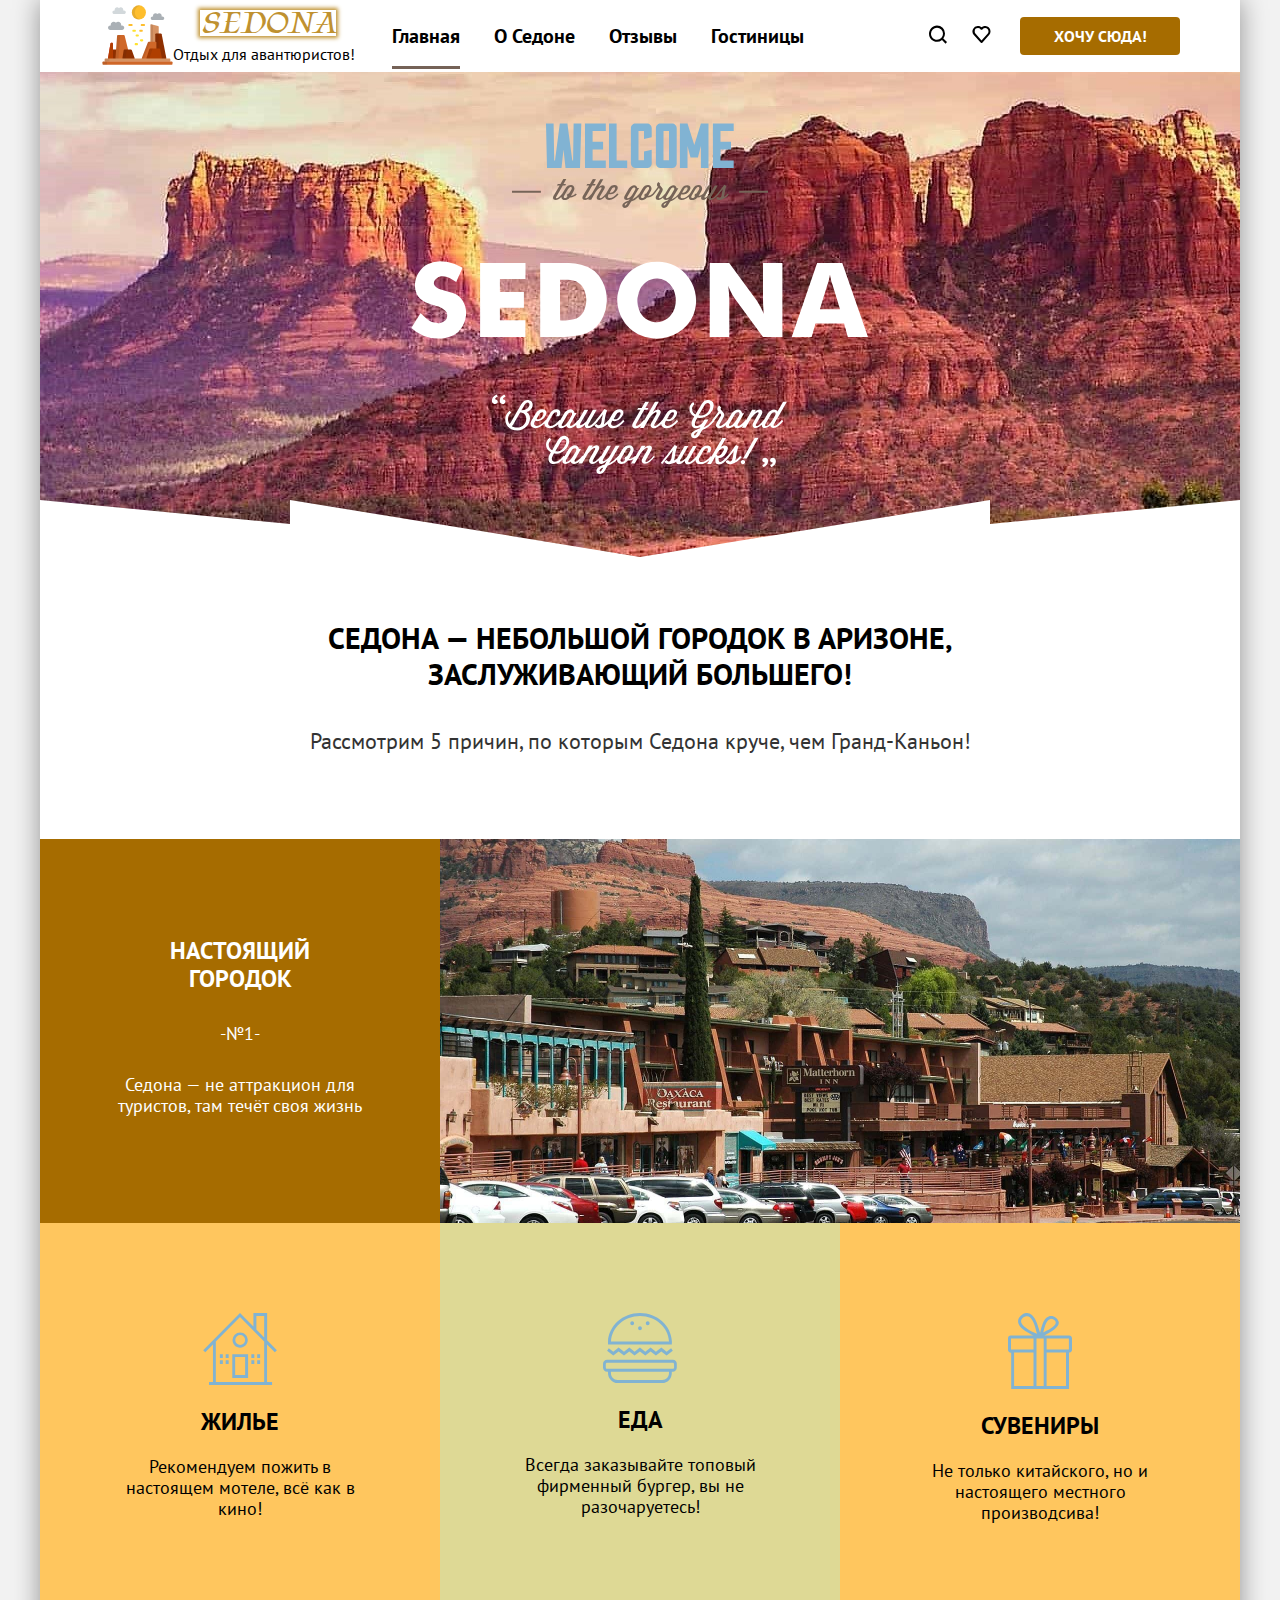
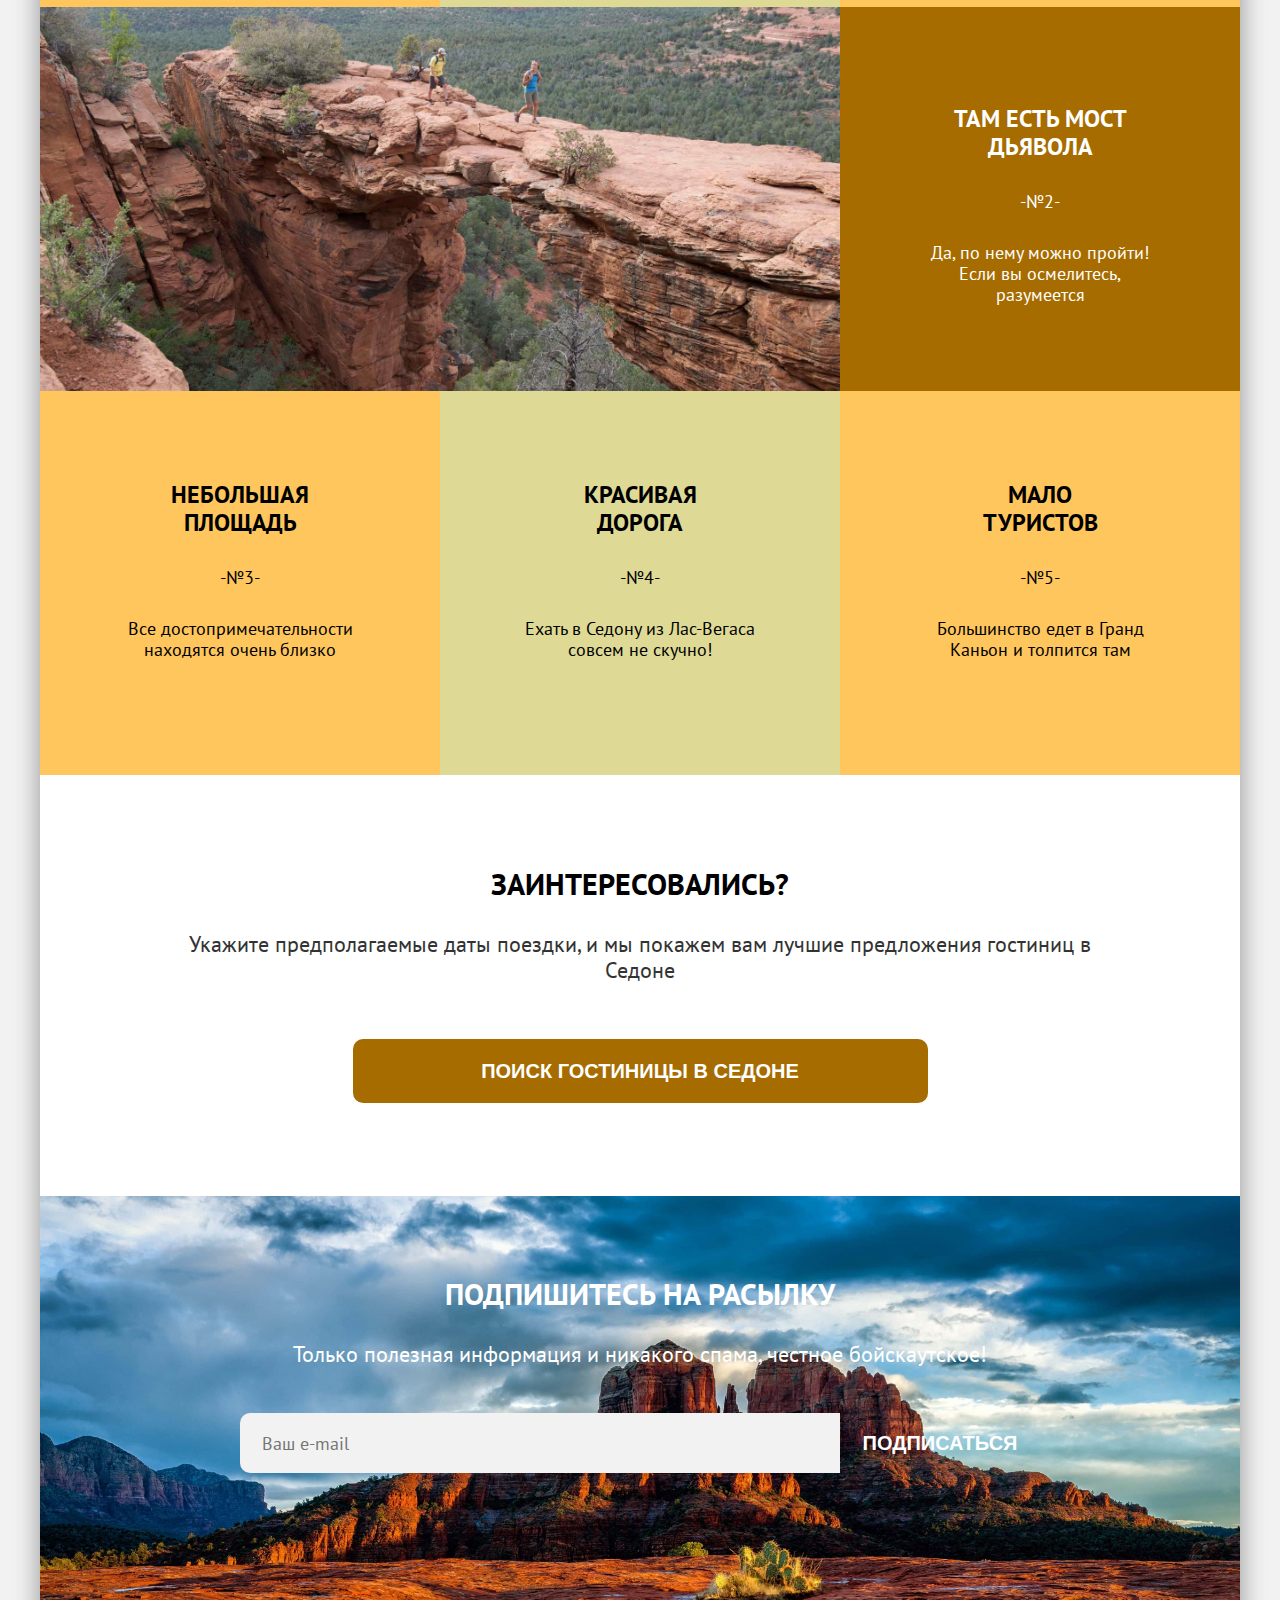
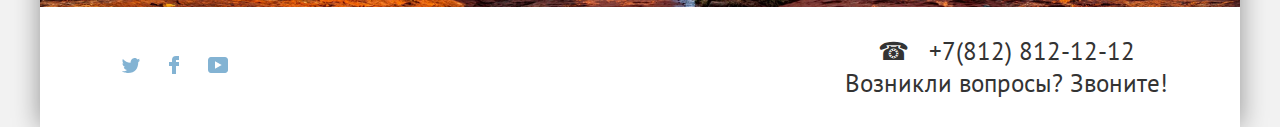
<file: index.html>
<!DOCTYPE html>
<html lang="ru">
<head>
    <meta charset="UTF-8">
    <meta http-equiv="X-UA-Compatible" content="IE=edge">
    <meta name="viewport" content="width=device-width, initial-scale=1.0">
    <link rel="stylesheet" href="style/style.css">
    <title>Sedona</title>
</head>
<body>
                                                <!-- Шапка старт-->
    <header class="header-index">
        <div class="header-wrapper">
            <a href="#" class="logo-link">
                <img class="logo-header" src="image/Vektor/header/grand_canyon_37acibd593kd.svg" alt="Логотип Седона" width="75px" height="70px">
                <span class="text-logo">SEDONA</span>
                <p class="logo-p">Отдых для авантюристов!</p>
            </a>
            <nav class="navigation">
                <ul class="navigation-header">
                    <li class="navigation-item">
                        <a href="#" class="navigation-link active-page">Главная</a>
                    </li>
                    <li class="navigation-item">
                        <a href="#" class="navigation-link">О Седоне</a>
                    </li>
                    <li class="navigation-item">
                        <a href="#" class="navigation-link">Отзывы</a>
                    </li>
                    <li class="navigation-item">
                        <a href="catalog.html" class="navigation-link">Гостиницы</a>
                    </li>
                </ul>
                <ul class="navigation-header-user">
                    <li class="navigation-item">
                        <a href="#" class="nav-user">
                            <svg class="header-navigation-icon" aria-hidden="true" focusable="false" width="20" height="19" viewBox="0 0 20 19" xmlns="http://www.w3.org/2000/svg">
                                <path d="m19 17-3.7-3.6a8 8 0 0 0 1.7-5 8 8 0 0 0-8-8C4.6.5 1 4.3 1 8.7a8 8 0 0 0 13 6.3l3.6 3.7L19 17ZM9 14.7c-3.3 0-6-2.7-6-6a6 6 0 0 1 12 0 6 6 0 0 1-6 6Z"/>
                              </svg>
                        <span class="visually-hidden">Поиск</span>
                        </a>
                    </li>
                    <li class="navigation-item">
                        <a href="#" class="nav-user">
                            <svg class="header-navigation-icon" aria-hidden="true" focusable="false" width="19" height="17" viewBox="0 0 19 17" xmlns="http://www.w3.org/2000/svg">
                                <path d="M9.4 17a1 1 0 0 1-.8-.4l-7-7.9A5.4 5.4 0 0 1 6 0c1.3 0 2.5.5 3.5 1.3a5.5 5.5 0 0 1 9 4.1c0 1.3-.4 2.5-1.2 3.4l-7 7.9c-.3.2-.5.3-.9.3Zm-6-9.5 6.1 6.9 6.3-7c.5-.5.7-1.2.7-2 0-1.8-1.5-3.3-3.3-3.3-1 0-2 .5-2.8 1.3-.3.3-.6.4-.9.4-.3 0-.6-.2-.8-.4A3.7 3.7 0 0 0 6 2.1a3.3 3.3 0 0 0-3.3 3.3c0 .9.3 1.6.7 2.1Z"/>
                              </svg>
                            <span class="visually-hidden">Избранное</span>
                        </a>
                        <div class="popover popover-favorites">
                            <button class="popover-close-btn button">
                                1
                                <span class="visually-hidden">Закрыть</span>
                              </button>
                            <div class="popover-content">
                                <h2 class="popover-title">Избранное</h2>
                                <ul class="popover-list">
                                    <li class="popover-list-element">
                                        <a href="#" class="popover-cards-link"> 
                                            <h3 class="popover-card-title">Villas at Poco Diablo</h3>
                                        </a>
                                        <span class="popover-text"> Гостиница</span>
                                        <span class="popover-price"> От 2000 ₽</span>
                                        <button class="button btn-delete" type="button">
                                            <img src="image/Vektor/header/popover-delete-icon.svg" alt="Удалить" width="17px" height="auto">
                                            <span class="visually-hidden">Удалить из избранного</span>
                                        </button>
                                    </li>
                                </ul>
                            </div>
                        </div>
                    </li>
                    <li class="navigation-menu-button">
                        <a href="#" class="button button-header" >Хочу сюда!</a>
                    </li>
                </ul>
            </nav>
        </div>
    </header>
                                                 <!-- Шапка офф-->

                                                 <!-- Основная часть старт-->
    <main class="main-index">
        <div class="wrepper-width">
            <h1 class="visually-hidden">Седона</h1>
            <div class="logo-index">
                <img src="image/Vektor/main/Logo-index-sedona.svg" alt="Логотип Седона">
            </div>
            <div class="wrepper-main-text">
            <p class="main-text">Седона — небольшой городок в Аризоне,
                заслуживающий большего!</p>
            <p class="main-text-2">Рассмотрим 5 причин, по которым Седона круче, чем Гранд-Каньон!</p>
            </div>


                                                <!-- Преимущества старт-->
            <section class="advantages">
                <h2 class="visually-hidden" hidden>Преимущества</h2>
                <ol class="advantages-list">
                    
                   <li class="advantages-time-li">

                        <div class="wrapper">
                            <h3 class="advantages-title">Настоящий городок</h3>
                            <p class="advantages-description">-№1-</p>
                            <p class="advantages-description">
                            Седона — не аттракцион 
                            для туристов, там течёт 
                            своя жизнь</p>
                        </div>

                        <img class="img img-adventages" src="image/Rast/Sedona_RedRock_Street.jpg" alt="Зелёное здание с болконом" width="800px" height="384px">

                        <dl class="advantages-spisoc">

                            <div class="wrapper wrapper-1">
                                <img class="icon-adventeges" src="image/Vektor/main/hom-new.svg" alt="Жилье" width="74.7px" height="72px">
                                <dt class="advantages-termin"> 
                                    <h3 class="advantages-title-1">Жилье</h3>
                                    <dd class="advantages-description">
                                        Рекомендуем пожить 
                                        в настоящем мотеле, 
                                        всё как в кино!
                                    </dd>
                                </dt>
                            </div>

                            <div class="wrapper wrapper-2">
                                <img class="icon-adventeges" src="image/Vektor/main/food-new.svg" alt="Еда" width="73.81px" height="70px">
                                <dt class="advantages-termin"> 
                                    <h3 class="advantages-title-1">Еда</h3>
                                    <dd class="advantages-description">
                                        Всегда заказывайте
                                        топовый фирменный бургер,
                                        вы не разочаруетесь!
                                    </dd>
                                </dt>
                            </div>

                            <div class="wrapper wrapper-1">
                                <img class="icon-adventeges" src="image/Vektor/main/souvenirs-new.svg" alt="Сувениры" width="64px" height="75.95px">
                                <dt class="advantages-termin"> 
                                    <h3 class="advantages-title-1">Сувениры</h3>
                                    <dd class="advantages-description">
                                        Не только китайского,
                                        но и настоящего местного
                                        производсива!
                                    </dd>
                                </dt>
                            </div>
                        </dl>
                   </li>

                   <li class="advantages-time-grid">
                        <img class="img img-adventages-2" src="image/Rast/devil's-bridge.jpg" alt="Каньон в солнечную погоду" width=" 800px" height="384px">
                        <div class="wrapper">
                            <h3 class="advantages-title">Там есть мост дьявола</h3>
                            <p class="advantages-description">-№2-</p>
                            <p class="advantages-description">
                                Да, по нему можно пройти!
                                Если вы осмелитесь, 
                                разумеется</p>
                        </div>
                    </li>

                    <li class="advantages-time">
                        <div class="wrapper wrapper-1">
                            <h3 class="advantages-title">Небольшая площадь</h3>
                            <p class="advantages-description">-№3-</p>
                            <p class="advantages-description">
                            Все достопримечательности
                            находятся очень близко</p>
                        </div>
                    </li>

                    <li class="advantages-time">
                        <div class="wrapper wrapper-2">
                            <h3 class="advantages-title">Красивая дорога</h3>
                            <p class="advantages-description">-№4-</p>
                            <p class="advantages-description">
                             Ехать в Седону из Лас-Вегаса
                            совсем не скучно!</p>
                        </div>
                    </li>

                    <li class="advantages-time">
                        <div class="wrapper wrapper-1">
                            <h3 class="advantages-title">Мало туристов</h3>
                             <p class="advantages-description">-№5-</p>
                             <p class="advantages-description">
                             Большинство едет в Гранд
                            Каньон и толпится там</p>
                        </div>
                    </li>
                </ol>
            </section>
                                    <!-- Преимущества офф-->


            <section class="services">
                <h2 class="services-title">Заинтересовались?</h2>
                <p class="services-text">
                    Укажите предполагаемые даты поездки,
                    и мы покажем вам лучшие предложения гостиниц в Седоне 
                </p>
                <button type="button" class="button big-button">
                    Поиск гостиницы в Седоне
                </button>
            </section>

            <section class="spam">
                <h2 class="spam-title">Подпишитесь на расылку</h2>
                <p class="spam-text">
                    Только полезная информация и никакого спама,
                    честное бойскаутское!
                </p>
                <form class="spam-form" action="https://echo.htmlacademy.ru/">
                    <input class="form-email" type="email" name="email" placeholder="Ваш e-mail">
                    <input class="form-button button" type="submit" value="Подписаться">
                </form>
            </section>
        </div>
    </main>
                                                            <!-- Основная часть офф-->

                                                            <!-- Подвал старт-->

    <footer class="footer-index">
        <div class="wrepper-width">
            <nav class="footer-navigations">
                <ul class="footer-list">
                    <li class="footer-time">
                        <a class="footer-link-social" target="_blank" href="#">
                            <svg class="footer-social-icon" aria-hidden="true" focusable="false" width="18" height="15"  viewBox="0 0 18 15" fill="none" xmlns="http://www.w3.org/2000/svg">
                                <path fill-rule="#83B3D3" d="M11.6.2c1.8-.5 3.2.3 3.8 1.2l2.1-.7c0 .9-.6 1.5-.9 1.8.7.1 1.4-.6 1.4-.6a3 3 0 0 1-1.7 2C16.1 10.7 13 15.1 5.7 15h-.5c-.4 0-4.4-.5-5.2-1.9 2.4.2 4.1-.4 5-1.2-1-.3-2.9-.4-3.2-2.9.4.1.6.2 1.3.1C1.8 8.3.4 7.5.5 5.3c.3.3 1.1.5 1.4.5C1.1 5.6-.2 2.5.9.9a11 11 0 0 0 7.6 3.8C8.7 2.3 9.7.8 11.6.2Z"/>
                              </svg>
                            <span class="visually-hidden">Твиттер</span>
                        </a>
                    </li>
                    <li class="footer-time">
                        <a class="footer-link-social" target="_blank" href="#">
                            <svg class="footer-social-icon" aria-hidden="true" focusable="false" width="10" height="18" viewBox="0 0 10 18" xmlns="http://www.w3.org/2000/svg">
                                <path d="M7 0a4 4 0 0 0-4 4v2H0v4h3v8h4v-8h3V6H7V4h3V0H7Z"/>
                              </svg>
                            <span class="visually-hidden">Фэйсбук</span>
                        </a>
                    </li>
                    <li class="footer-time">
                        <a class="footer-link-social" target="_blank" href="https://www.youtube.com/watch?v=gA6pxmdMiOQ&ab_channel=%D0%9C%D0%B5%D1%82%D0%B0%D0%A1%D0%BC%D1%8B%D1%81%D0%BB%D1%8B">
                            <svg class="footer-social-icon" aria-hidden="true" focusable="false" width="20" height="16" viewBox="0 0 20 16" xmlns="http://www.w3.org/2000/svg">
                                <path d="M17 0H2.9C1.2 0 0 1.5 0 3.2v9.5C0 14.5 1.2 16 2.9 16h14.3c1.5 0 2.9-1.5 2.9-3.2V3.2C19.9 1.5 18.7 0 17 0ZM7 11.8V4.2L13.7 8 7 11.8Z"/>
                              </svg>
                            <span class="visually-hidden">Ютуб</span>
                        </a>
                    </li>
                </ul>

                <a href="tel:+7(812)8121212" class="footer-tel-link">
                    +7(812) 812-12-12
                    <p class="footer-tel-link-text">Возникли вопросы? Звоните!</p>
                </a>
            </nav>
        </div>
    </footer>
                                                <!-- Подвал офф-->
    <div class="modal-box">
        <div class="modal modal-hotel-search">
            <button class="modal-button-clous">
                <span class="visually-hidden">Закрыть</span>
            </button>
            <section class="modal-content">
                <h2 class="modal-title">Поиск гостиницы в Седоне</h2>
            <form class="modal-form" action="https://echo.htmlacademy.ru/" method="post">
                <div class="modal-input-group">
                    <label class="modal-label" for="arrival">Дата заезда:</label>
                        <input class="modal-field field" id="arrival" type="date" name="Arrival date" value="2023-09-02" min="2023-09-01" max="2027-09-01" placeholder="Укажие дату" required>
                </div>
                <div class="modal-input-group">
                    <label class="modal-label" for="departure">Дата выезда:</label>
                        <input class="modal-field field" id="departure" type="date" name="date of departure" value="2023-09-10" min="2023-09-01" max="2027-09-01" placeholder="Укажие дату" required>
                </div>
                <div class="modal-input-group">
                    <label class="modal-label" for="adults">Взрослые:</label>
                        <input class="modal-field-numb field" id="adults" type="number" name="Adults" min="1" value="2" required>
                    <label class="modal-label" for="children">Дети:</label>
                    <span class="info" aria-hidden="true">
                        <span class="visually-hidden">Посмотреть дополнительную информацию</span>
                        <span class="tooltip-children" role="tooltip" id="tooltip">
                            Укажите количество детей, которые будут с вами, возраст которых от 6 до 18 лет. Дети до 6 лет размещаются бесплатно.
                        </span>
                    </span>
                        <input class="modal-field-numb field" id="children" type="number" name="Сhildren" min="0" value="1" required>
                </div>
                <label class="visually-hidden" for="btn-search">Найти</label>
                <input class="button modal-btn-search" type="submit" id="btn-search" value="Найти">
            </form>
        </section>
        </div>
    </div>
</body>
</html>
</file>
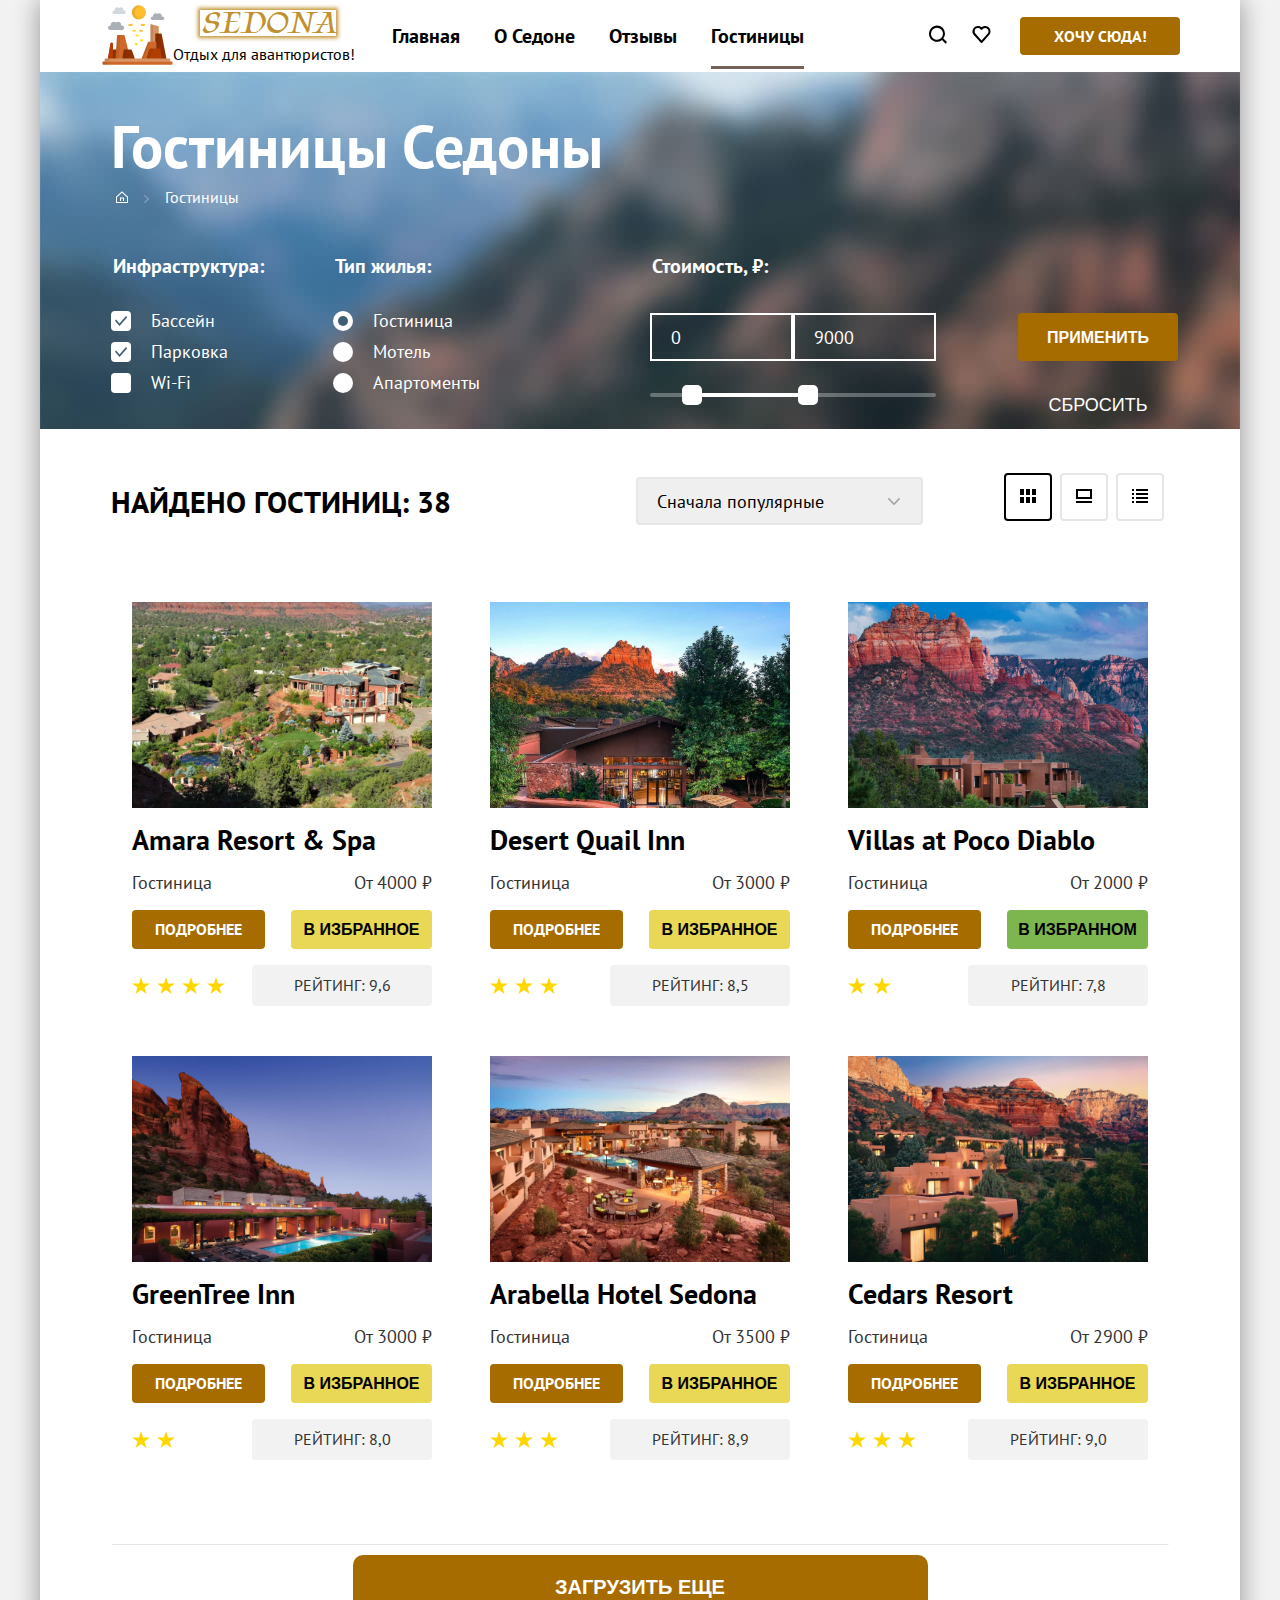
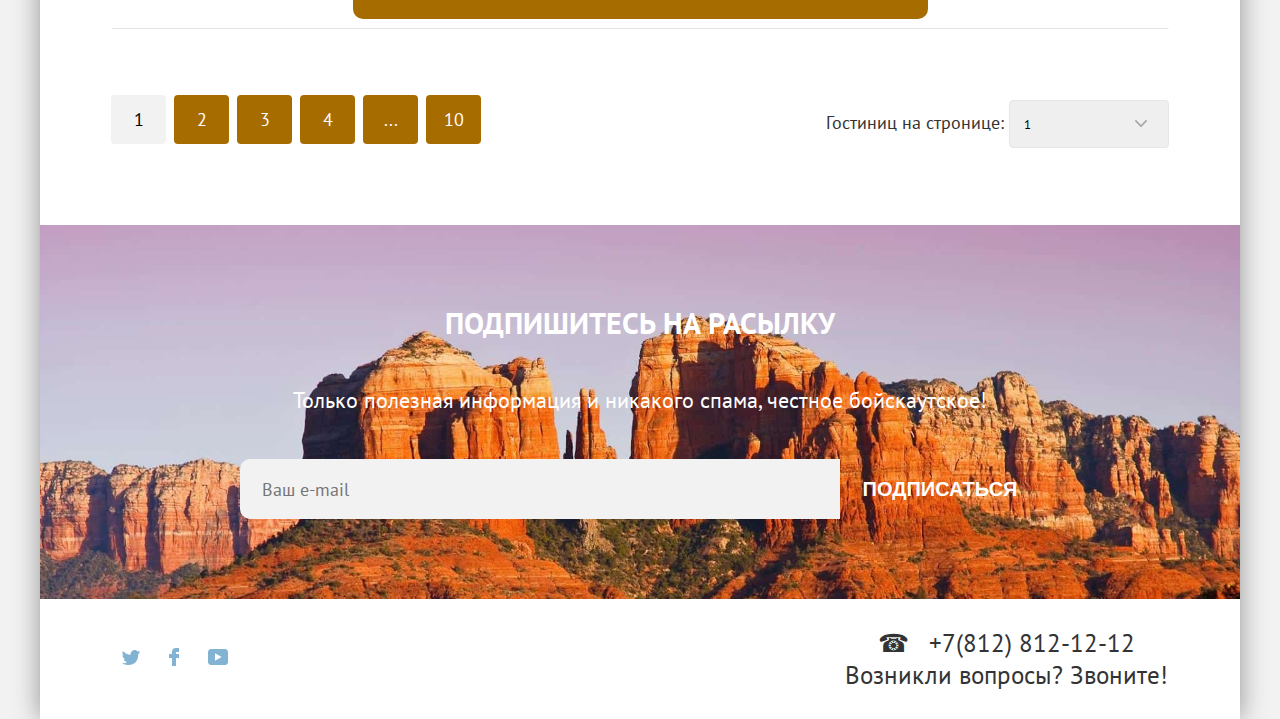
<file: catalog.html>
<!DOCTYPE html>
<html lang="ru">
<head>
    <meta charset="UTF-8">
    <meta http-equiv="X-UA-Compatible" content="IE=edge">
    <meta name="viewport" content="width=device-width, initial-scale=1.0">
    <title>Гостиницы</title>
    <link rel="stylesheet" href="style/style.css">
</head>
<body>
                                                <!-- Шапка старт-->
    <header class="header-index">
        <div class="header-wrapper">
            <a href="index.html" class="logo-link">
                <img class="logo-header" src="image/Vektor/header/grand_canyon_37acibd593kd.svg" alt="Логотип Седона" width="75px" height="70px">
                <span class="text-logo">SEDONA</span>
                <p class="logo-p">Отдых для авантюристов!</p>
            </a>
            <nav class="navigation">
                <ul class="navigation-header">
                    <li class="navigation-item">
                        <a href="index.html" class="navigation-link">Главная</a>
                    </li>
                    <li class="navigation-item">
                        <a href="#" class="navigation-link">О Седоне</a>
                    </li>
                    <li class="navigation-item">
                        <a href="#" class="navigation-link">Отзывы</a>
                    </li>
                    <li class="navigation-item">
                        <a href="#" class="navigation-link active-page">Гостиницы</a>
                    </li>
                </ul>
                <ul class="navigation-header-user">
                    <li class="navigation-item">
                        <a href="#" class="nav-user">
                            <svg class="header-navigation-icon" aria-hidden="true" focusable="false" width="20" height="19" viewBox="0 0 20 19" xmlns="http://www.w3.org/2000/svg">
                                <path d="m19 17-3.7-3.6a8 8 0 0 0 1.7-5 8 8 0 0 0-8-8C4.6.5 1 4.3 1 8.7a8 8 0 0 0 13 6.3l3.6 3.7L19 17ZM9 14.7c-3.3 0-6-2.7-6-6a6 6 0 0 1 12 0 6 6 0 0 1-6 6Z"/>
                              </svg>
                        <span class="visually-hidden">Поиск</span>
                        </a>
                    </li>
                    <li class="navigation-item">
                        <a href="#" class="nav-user">
                            <svg class="header-navigation-icon" aria-hidden="true" focusable="false" width="19" height="17" viewBox="0 0 19 17" xmlns="http://www.w3.org/2000/svg">
                                <path d="M9.4 17a1 1 0 0 1-.8-.4l-7-7.9A5.4 5.4 0 0 1 6 0c1.3 0 2.5.5 3.5 1.3a5.5 5.5 0 0 1 9 4.1c0 1.3-.4 2.5-1.2 3.4l-7 7.9c-.3.2-.5.3-.9.3Zm-6-9.5 6.1 6.9 6.3-7c.5-.5.7-1.2.7-2 0-1.8-1.5-3.3-3.3-3.3-1 0-2 .5-2.8 1.3-.3.3-.6.4-.9.4-.3 0-.6-.2-.8-.4A3.7 3.7 0 0 0 6 2.1a3.3 3.3 0 0 0-3.3 3.3c0 .9.3 1.6.7 2.1Z"/>
                              </svg>
                            <span class="visually-hidden">Избранное</span>
                        </a>
                        <div class="popover popover-favorites">
                            <button class="popover-close-btn button">
                                1
                                <span class="visually-hidden">Закрыть</span>
                              </button>
                            <div class="popover-content">
                                <h2 class="popover-title">Избранное</h2>
                                <ul class="popover-list">
                                    <li class="popover-list-element">
                                        <a href="#" class="popover-cards-link"> 
                                            <h3 class="popover-card-title">Villas at Poco Diablo</h3>
                                        </a>
                                        <span class="popover-text"> Гостиница</span>
                                        <span class="popover-price"> От 2000 ₽</span>
                                        <button class="button btn-delete" type="button">
                                            <img src="image/Vektor/header/popover-delete-icon.svg" alt="Удалить" width="17px" height="auto">
                                            <span class="visually-hidden">Удалить из избранного</span>
                                        </button>
                                    </li>
                                </ul>
                            </div>
                        </div>
                    </li>
                    <li class="navigation-menu-button">
                        <a href="#" class="button button-header" >Хочу сюда!</a>
                    </li>
                </ul>
            </nav>
        </div>
    </header>
                                                 <!-- Шапка офф-->

                                                 <!-- Основная часть старт-->

    <main class="catalog-1">
        <div class="wrepper-width">
            <section class="catalog-filter">
                <h1 class="catalog-filter-title">Гостиницы Седоны</h1>
                <ul class="breadcrumbs">
                    <li class="breadcrnmbs-item">
                        <a href="index.html" class="breadcrumbs-link">
                        <svg class="breadcrumbs-home-icon" width="12" height="12" viewBox=" 0 0 12 12" xmlns="http://www.w3.org/2000/svg">
                            <path d="M6 .3 0 5.8V12h12V5.8L6 .3ZM11 11H1V6.2l5-4.5 5 4.5V11Z"/>
                            <path d="M4 10h1V7.5h2V10h1V6.5H4V10Z"/>
                          </svg>
                        <span class="visually-hidden">Главная</span>
                        </a>
                    </li>
                    <li class="breadcrnmbs-item">
                        <img src="image/Vektor/main/arrow-crumbs-nav-link 1.svg" alt="Декоративная стрелка" width="5px" height="8px">
                    </li>
                    <li class="breadcrnmbs-item">
                        <a href="#" class="breadcrumbs-link">Гостиницы</a>
                    </li>
                </ul>


                <form class="form-filter" action="https://echo.htmlacademy.ru/" method="get">

                    <fieldset class="fieldset-box">
                        <legend class="form-filter-legend">Инфраструктура:</legend>
                        <ul class="form-list">
                            <li class="form-item">
                                <label class="label-checkbox-filter">
                                    <input type="checkbox" class="checkbox-input visually-hidden" name="Basseyn" checked> 
                                        <span class="control-mark"></span>
                                        <span class="control-label">Бассейн</span>
                                </label>
                            </li>
                            <li class="form-item">
                                <label class="label-checkbox-filter">
                                    <input type="checkbox" class="checkbox-input visually-hidden" name="parcing" checked>
                                        <span class="control-mark"></span>
                                        <span class="control-label">Парковка</span>
                                </label>
                            </li>
                            <li class="form-item">
                                <label class="label-checkbox-filter">
                                    <input type="checkbox" class="checkbox-input visually-hidden" name="Wi-Fi"> 
                                        <span class="control-mark"></span>
                                        <span class="control-label">Wi-Fi</span>
                                </label>
                            </li>
                        </ul>
                    </fieldset>


                    <fieldset class="fieldset-box">
                        <legend class="form-filter-legend">Тип жилья:</legend>
                        <ul class="form-list">
                            <li class="form-item">
                                <label class="label-checkbox-filter">
                                    <input type="radio" class="checkbox-input visually-hidden" name="type-home" value="Gostinica" checked> 
                                        <span class="control-mark"></span>
                                        <span class="control-label">Гостиница</span>
                                </label>
                            </li>
                            <li class="form-item">
                                <label class="label-checkbox-filter">
                                    <input type="radio" class="checkbox-input visually-hidden" value="Motel" name="type-home">
                                        <span class="control-mark"></span>
                                        <span class="control-label">Мотель</span>
                                </label>
                            </li>
                            <li class="form-item">
                                <label class="label-checkbox-filter">
                                    <input type="radio" class="checkbox-input visually-hidden" value="Apartoment" name="type-home"> 
                                        <span class="control-mark"></span>
                                        <span class="control-label">Апартоменты</span>
                                </label>
                            </li>
                        </ul>
                    </fieldset>


                    <fieldset class="fieldset-box-filter">
                        <legend class="form form-filter-legend">Стоимость, ₽:</legend>
                            <div class="range">
                                <div class="range-box-inputs">
                                    <label class="label-catalog-filter">
                                        <input class="input-price" type="number" min="0" max="15000" name="min-price" value="0">
                                    </label>
                                    <label class="label-catalog-filter">
                                        <input class="input-price" type="number" min="0" max="15000" name="max-price" value="9000">
                                    </label>
                                </div>
                                <div class="range-scale">
                                    <div class="range-active" style="left: 42px; width: 116px">
                                        <button class="button-range min-cena" type="button">
                                            <span class="visually-hidden">Минимальная цена</span>
                                        </button>
                                        <button class="button-range max-cena" type="button">
                                            <span class="visually-hidden">Максимальная цена</span>
                                        </button>
                                    </div>
                                </div>
                            </div>
                    </fieldset>
                        <div class="form-imput-box">
                            <input type="submit" value="Применить" class="button form-submit-send"> 
                            <input type="reset" value="Сбросить" class="button form-submit-reset">   
                        </div>
                </form>
            </section>

            <section class="section-product-card">
                <form action="https://echo.htmlacademy.ru/" method="get" class="form-sorting">
                    <h2 class="form-sorting-text">Найдено гостиниц: 38</h2>
                    <select class="select-sorting" name="sorting" id="sorting">
                        <option value="popular">Сначала популярные</option>
                        <option value="expensiv">Сначала дорогие</option>
                        <option value="cheap">Сначала дешевые</option>
                    </select>
                    <input class="visually-hidden" type="submit" value="Отправить">
                    <div class="form-sorting-button">
                        <button type="button" class="button-link-tile active-sorting">
                            <img src="image/Vektor/main/mode-sorting-1-new.svg" alt="Показать карточки" class="mode-sorting" width="16px" height="14px">
                            <span class="visually-hidden">Показать карточки</span>
                        </button>
                        <button type="button" class="button-link-tile">
                            <img src="image/Vektor/main/mode-sorting-2-new.svg" alt="Показать слайд-шоу" class="mode-sorting" width="16px" height="14px">
                            <span class="visually-hidden">Показать слайд-шоу</span>
                        </button>
                        <button type="button" class="button-link-tile">
                            <img src="image/Vektor/main/mode-sorting-3-new.svg" alt="Показать список" class="mode-sorting" width="16px" height="14px">
                            <span class="visually-hidden">Показать список</span>
                        </button>
                    </div>
                </form>
                                                    
                                                            <!--Карточки товара старт-->
                <div class="box-card-product">                                       
                    <div class="product-card">
                        <a href="#" class="product-cards-link-img">
                            <img class="img" src="image/Rast/catalog-hotel/hotel-1.jpg" alt="Amara Resort & Spa">
                        </a>
                        <a href="#" class="product-cards-link-text">
                            <h3 class="product-card-title">Amara Resort & Spa</h3>
                        </a>
                        <dl class="product-card-list-terms">
                            <dt class="product-card-terms"> Гостиница</dt>
                                <dd class="product-card-definition"> От 4000 ₽</dd>
                        </dl>
                        <a href="#" class="button product-card-button-link"  >Подробнее</a>
                        <button type="button" class="button product-card-button">В избранное</button>
                        <div class="reyting">
                            <span class="star-reyting"></span>
                            <span class="star-reyting"></span>
                            <span class="star-reyting"></span>
                            <span class="star-reyting"></span>
                            <span class="rating-text" >Рейтинг: 9,6</span>
                        </div>
                    </div>


                    <div class="product-card">
                        <a href="#" class="product-cards-link-img">
                            <img class="img" src="image/Rast/catalog-hotel/hotel-2.jpg" alt="Desert Quail Inn">
                        </a>
                        <a href="#" class="product-cards-link-text">
                            <h3 class="product-card-title">Desert Quail Inn</h3>
                        </a>
                        <dl class="product-card-list-terms">
                            <dt class="product-card-terms"> Гостиница</dt>
                                <dd class="product-card-definition"> От 3000 ₽</dd>
                        </dl>
                        <a href="#" class="button product-card-button-link">Подробнее</a>
                        <button type="button" class="button product-card-button">В избранное</button>
                        <div class="reyting">
                            <span class="star-reyting"></span>
                            <span class="star-reyting"></span>
                            <span class="star-reyting"></span>
                            <span class="rating-text" >Рейтинг: 8,5</span>
                        </div>
                    </div>


                    <div class="product-card">
                        <a href="#" class="product-cards-link-img">
                            <img class="img" src="image/Rast/catalog-hotel/hotel-3.jpg" alt="Villas at Poco Diablo">
                        </a>
                        <a href="#" class="product-cards-link-text"> 
                            <h3 class="product-card-title">Villas at Poco Diablo</h3>
                        </a>
                        <dl class="product-card-list-terms">
                            <dt class="product-card-terms"> Гостиница</dt>
                                <dd class="product-card-definition"> От 2000 ₽</dd>
                        </dl>
                        <a href="#" class="button product-card-button-link">Подробнее</a>
                        <button type="button" class="button product-card-button favarit">В избранном</button>
                        <div class="reyting">
                            <span class="star-reyting"></span>
                            <span class="star-reyting"></span>
                            <span class="rating-text" >Рейтинг: 7,8</span>
                        </div>
                    </div>

                    <div class="product-card">
                        <a href="#" class="product-cards-link-img">
                            <img class="img" src="image/Rast/catalog-hotel/hotel-4.jpg" alt="GreenTree Inn">
                        </a>
                        <a href="#" class="product-cards-link-text">
                            <h3 class="product-card-title">GreenTree Inn</h3>
                        </a>
                        <dl class="product-card-list-terms">
                            <dt class="product-card-terms"> Гостиница</dt>
                                <dd class="product-card-definition"> От 3000 ₽</dd>
                        </dl>
                        <a href="#" class="button product-card-button-link">Подробнее</a>
                        <button type="button" class="button product-card-button">В избранное</button>
                        <div class="reyting">
                            <span class="star-reyting"></span>
                            <span class="star-reyting"></span>
                            <span class="rating-text" >Рейтинг: 8,0</span>
                        </div>
                    </div>

                    <div class="product-card">
                        <a href="#" class="product-cards-link-img">
                            <img class="img" src="image/Rast/catalog-hotel/hotel-5.jpg" alt="GreenTree Inn">
                        </a>
                        <a href="#" class="product-cards-link-text">
                            <h3 class="product-card-title">Arabella Hotel Sedona</h3>
                        </a>
                        <dl class="product-card-list-terms">
                            <dt class="product-card-terms"> Гостиница</dt>
                                <dd class="product-card-definition"> От 3500 ₽</dd>
                        </dl>
                        <a href="#" class="button product-card-button-link">Подробнее</a>
                        <button type="button" class="button product-card-button">В избранное</button>
                        <div class="reyting">
                            <span class="star-reyting"></span>
                            <span class="star-reyting"></span>
                            <span class="star-reyting"></span>
                            <span class="rating-text" >Рейтинг: 8,9</span>
                        </div>
                    </div>

                    <div class="product-card">
                        <a href="#" class="product-cards-link-img">
                            <img class="img" src="image/Rast/catalog-hotel/hotel-6.jpg" alt="GreenTree Inn">
                        </a>
                        <a href="#" class="product-cards-link-text">
                            <h3 class="product-card-title">Cedars Resort</h3>
                        </a>
                        <dl class="product-card-list-terms">
                            <dt class="product-card-terms"> Гостиница</dt>
                                <dd class="product-card-definition"> От 2900 ₽</dd>
                        </dl>
                        <a href="#" class="button product-card-button-link">Подробнее</a>
                        <button type="button" class="button product-card-button">В избранное</button>
                        <div class="reyting">
                            <span class="star-reyting"></span>
                            <span class="star-reyting"></span>
                            <span class="star-reyting"></span>
                            <span class="rating-text" >Рейтинг: 9,0</span>
                        </div>
                    </div>
                </div>
                                                                <!--Карточки товара офф-->
                <hr>
                <button class="button big-button" type="button">
                    Загрузить еще
                </button>
                <hr>
                <div class="pagination-box">
                    <ul class="pagination-list">
                        <li class="pagination-item">
                            <a class="button pagination-link activ" href="#">1</a>
                        </li>
                        <li class="pagination-item">
                            <a class="button pagination-link" href="#">2</a>
                        </li>
                        <li class="pagination-item">
                            <a class="button pagination-link" href="#">3</a>
                        </li>
                        <li class="pagination-item">
                            <a class="button pagination-link" href="#">4</a>
                        </li>
                        <li class="pagination-item">
                            <a class="button pagination-link" href="#">...</a>
                        </li>
                        <li class="pagination-item">
                            <a class="button pagination-link" href="#">10</a>
                        </li>
                    </ul>

                    <label class="label-select-card"> Гостиниц на стронице:
                    <select class="select-card" name="sel-card" id="sel-card">
                        <option value="1">1</option>
                        <option value="4">4</option>
                        <option value="6">6</option>
                    </select>
                    </label>
                </div>
            </section>

            <section class="spam-catalog">
                <h2 class="spam-title-catalog">Подпишитесь на расылку</h2>
                <p class="spam-text-catalog">
                    Только полезная информация и никакого спама,
                    честное бойскаутское!
                </p>
                <form action="#" class="spam-form">
                    <input class="form-email" type="email" name="email" placeholder="Ваш e-mail">
                    <input class="form-button button" type="submit" value="Подписаться">
                </form>
            </section>
        </div>
    </main>
                                                <!-- Основная часть офф-->

                                                <!-- Подвал старт-->

    <footer class="footer-index">
        <div class="wrepper-width">
            <nav class="footer-navigations">
                <ul class="footer-list">
                    <li class="footer-time">
                        <a class="footer-link-social" target="_blank" href="#">
                            <svg class="footer-social-icon" aria-hidden="true" focusable="false" width="18" height="15"  viewBox="0 0 18 15" fill="none" xmlns="http://www.w3.org/2000/svg">
                                <path fill-rule="#83B3D3" d="M11.6.2c1.8-.5 3.2.3 3.8 1.2l2.1-.7c0 .9-.6 1.5-.9 1.8.7.1 1.4-.6 1.4-.6a3 3 0 0 1-1.7 2C16.1 10.7 13 15.1 5.7 15h-.5c-.4 0-4.4-.5-5.2-1.9 2.4.2 4.1-.4 5-1.2-1-.3-2.9-.4-3.2-2.9.4.1.6.2 1.3.1C1.8 8.3.4 7.5.5 5.3c.3.3 1.1.5 1.4.5C1.1 5.6-.2 2.5.9.9a11 11 0 0 0 7.6 3.8C8.7 2.3 9.7.8 11.6.2Z"/>
                              </svg>
                            <span class="visually-hidden">Твиттер</span>
                        </a>
                    </li>
                    <li class="footer-time">
                        <a class="footer-link-social" target="_blank" href="#">
                            <svg class="footer-social-icon" aria-hidden="true" focusable="false" width="10" height="18" viewBox="0 0 10 18" xmlns="http://www.w3.org/2000/svg">
                                <path d="M7 0a4 4 0 0 0-4 4v2H0v4h3v8h4v-8h3V6H7V4h3V0H7Z"/>
                              </svg>
                            <span class="visually-hidden">Фэйсбук</span>
                        </a>
                    </li>
                    <li class="footer-time">
                        <a class="footer-link-social" target="_blank" href="https://www.youtube.com/watch?v=gA6pxmdMiOQ&ab_channel=%D0%9C%D0%B5%D1%82%D0%B0%D0%A1%D0%BC%D1%8B%D1%81%D0%BB%D1%8B">
                            <svg class="footer-social-icon" aria-hidden="true" focusable="false" width="20" height="16" viewBox="0 0 20 16" xmlns="http://www.w3.org/2000/svg">
                                <path d="M17 0H2.9C1.2 0 0 1.5 0 3.2v9.5C0 14.5 1.2 16 2.9 16h14.3c1.5 0 2.9-1.5 2.9-3.2V3.2C19.9 1.5 18.7 0 17 0ZM7 11.8V4.2L13.7 8 7 11.8Z"/>
                              </svg>
                            <span class="visually-hidden">Ютуб</span>
                        </a>
                    </li>
                </ul>
                <a href="tel:+7(812)8121212" class="footer-tel-link">
                    +7(812) 812-12-12
                    <p class="footer-tel-link-text">Возникли вопросы? Звоните!</p>
                </a>
            </nav>
        </div>
    </footer>
                                                <!-- Подвал офф-->
    <div class="modal-box">
        <div class="modal modal-hotel-search">
            <button class="modal-button-clous">
                <span class="visually-hidden">Закрыть</span>
            </button>
            <section class="modal-content">
                <h2 class="modal-title">Поиск гостиницы в Седоне</h2>
            </section>
            <form class="modal-form" action="https://echo.htmlacademy.ru/" method="post">
                <div class="modal-input-group">
                    <label class="modal-label" for="arrival">Дата заезда:</label>
                        <input class="modal-field field" id="arrival" type="date" name="Arrival date" value="2023-09-02" min="2023-09-01" max="2027-09-01" required>
                </div>
                <div class="modal-input-group">
                    <label class="modal-label" for="departure">Дата выезда:</label>
                        <input class="modal-field field" id="departure" type="date" name="date of departure" value="2023-09-10" min="2023-09-01" max="2027-09-01" required>
                </div>
                <div class="modal-input-group">
                    <label class="modal-label" for="adults">Взрослые:</label>
                        <input class="modal-field-numb field" id="adults" type="number" name="Adults" min="0" value="2" required>
                    <label class="modal-label" for="children">Дети:</label>
                    <button class="info" type="button">
                        <span class="visually-hidden">Посмотреть дополнительную информацию</span>
                    </button>
                        <input class="modal-field-numb field" id="children" type="number" name="Сhildren" min="0" value="1" required>
                </div>
                <label class="visually-hidden" for="btn-search">Найти</label>
                <input class="button modal-btn-search" type="submit" id="btn-search" value="Найти">
            </form>
        </div>
    </div>
</body>
</html>
</file>
<file: style/style.css>
@font-face{
	font-family: "PT Sans";
	font-style: normal;
	font-weight: 400;
	src: url("../fonts/PTSans-Regular.woff2") format("woff2");
	font-display: swap;
}
@font-face{
	font-family: "PT Sans";
	font-style: normal;
	font-weight: 700;
	src: url("../fonts/PTSans-700.woff2") format("woff2");
	font-display: swap;
}
@font-face{
	font-family: "Kings";
	font-style: normal;
	font-weight: 400;
	src: url("../fonts/Kings-Regular.woff2") format("woff2");
	font-display: swap;
}
html {
	background-color: #F2F2F2;
}
a{
	text-decoration: none;
}
body{
	display: flex;
	flex-direction: column;
	margin: 0 auto;
	min-height: 100%;
	width: 1200px;
	background-color: #fff;
	box-shadow: 0 0 25px rgba(0, 0, 0, 0.4);
	font-family: "PT Sans", sans-serif;
	font-style: normal;
	font-weight: 400;
	font-size: 18px;
	line-height: 21px;
	color: #333333;
}
.visually-hidden{
	position: absolute;
	width: 1px;
	height: 1px;
	margin: -1px;
	padding: 0;
	border: 0;
	clip: rect(0 0 0 0);
	overflow: hidden;
}
ul, ol{
	list-style-type: none;
}

/* Шапка старт*/
.text-logo{
	font-family: "Kings";
	padding-top: 5px;
    font-family: "Kings";
    font-size: 32px;
    align-self: end;
	color: #BF9130;
    justify-self: center;
	box-shadow: 0 0 4px 2px #BF9130;
}
.logo-link{
	margin-right: auto;
	display: grid;
    grid-template-columns: 80px 175px;
    grid-template-rows: 36px 36px;
	margin-right: 20px;
}
.logo-header{
	grid-row: 1/3;
    grid-column: 1/2;
    justify-self: start;
}
.logo-p{
	color: #000;
    margin: 0;
    grid-row: 2/3;
    grid-column: 1/3;
    font-size: 16px;
    justify-self: end;
    align-self: center;
}
.navigation-item{
	position: relative;
}
.navigation-link{
	position: relative;
	display: block;
	font-weight: 700;
	font-size: 20px;
	line-height: 26px;
	color: #000000;
	text-decoration: none;
	padding: 20px 17px;
}
.navigation-link:hover{
	color: #756257;
}
.navigation-link:active{
	color:rgba(117, 98, 87, 0.3);
}

.header-wrapper{
	display: flex;
	align-items: center;
	width: 1080px;
	margin: 0 auto;
}
.navigation{
	display: flex;
	align-items: center;
	width: 891px;
}
.navigation-header{
	display: flex;
	flex-wrap: wrap;
	padding-left: 0;
	margin: 0;
	margin-right: auto;
	max-width: 460px;
}
.navigation-header-user{
	display: flex;
	flex-wrap: wrap;
	align-items: center;
	margin: 0;
	padding: 0;
	width: 264px;
}
.nav-user{
	box-sizing: border-box;
    position: relative;
    display: inline-block;
    padding: 24px 12px;
    min-height: 66px;
    min-width: 42px;
}
.navigation-menu-button{
	margin-left: auto;
}
.navigation-icon{
	position: absolute;
    top: 0;
    right: 0;
    bottom: 0;
    left: 0;
    margin: auto;
}
.nav-user:hover .header-navigation-icon{
	fill: #756257;
}
.nav-user:active .header-navigation-icon{
	fill: rgba(117, 98, 87, 0.3);
}
.active-page::before{
	content: '';
	background-color: #756257;
	height: 3px;
	position: absolute;
	bottom: 0;
	right: 17px;
	left: 17px;
	transition: 0.3s;

}
/* Шапка финиш*/

/* Кнопки старт*/
.button{
	box-sizing: border-box;
	text-align: center;
	text-transform: uppercase;
	color: #ffffff;
	border-radius: 4px;
	border: 0;
	cursor: pointer;
}
.button-header{
	display: block;
	background-color: #A66C00;
	font-weight: 700;
	font-size: 16px;
	line-height: 20px;
	width: 160px;
	text-decoration: none;
	padding: 9px 15px;
}
.button-header:hover{
	box-shadow: 0 0 5px 5px #926f3b;
	background-color: #bb7b05d7;
}
.button-header:focus{
	outline: none;
	box-shadow: inset 0 0 0 3px #613002;
	background: #865803d7;
}
.button-header:active{
	box-shadow: 0 0 5px 5px #5e4726;
	background-color: #865803d7;
	color: rgba(255, 255, 255, 0.3);
}
.form-submit-send{
	width: 160px;
	height: 48px;
	background-color: #A66C00;
	font-size: 16px;
	line-height: 21px;
	font-weight: 700;
	margin-bottom: 20px;
}
.form-submit-send:hover{
	background-color: #bb7b05d7;
}
.form-submit-send:focus{
	outline: 3px solid #613002;
	background-color: #865803d7;
}
.form-submit-send:active{
	outline: none;
	background-color: #865803d7;
	color: rgba(255, 255, 255, 0.3);
}
.form-submit-reset{
	width: 160px;
	height: 48px;
	font-size: 18px;
	line-height: 23px;
	background-color: transparent;
}
.form-submit-reset:hover{
	background-color: #bb7b05ab;
}
.form-submit-reset:focus{
	outline: 3px solid #613002;
	background-color: #865803b6;
}
.form-submit-reset:active{
	color: rgba(255, 255, 255, 0.3);
	background-color: #865803b6;
	outline: none;
}
.product-card-button-link{
	display: block;
	box-sizing: border-box;
	background-color: #A66C00;
	width: 133px;
	min-height: 37px;
	font-weight: 700;
	font-size: 16px;
	line-height: 21px;
	text-decoration: none;
	padding: 9px;
}
.product-card-button-link:hover{
	background-color: #bb7b05d7;
}
.product-card-button-link:focus{
	outline: none;
	box-shadow: 0 0 0 3px #613002;
	background-color: #865803d7;
}
.product-card-button-link:active{
	box-shadow: none;
	background-color: #865803d7;
	color: rgba(255, 255, 255, 0.3);
}
.product-card-button{
	background-color: #e9d855;
	color: #000;
	width: 141px;
	min-height: 37px;
	font-weight: 700;
	font-size: 16px;
	line-height: 21px;
	justify-self: end;
}
.product-card-button:hover{
	background-color: #ccb503dc;
	outline: 1px solid #756257;
}
.product-card-button:focus{
	background-color: #e7cc00dc;
	outline: 3px solid #756257;
}
.product-card-button:active{
	background-color: #e7cc00dc;
	outline: 1px solid #756257;
	color: rgba(0, 0, 0, 0.3);
	transition: 0.1s;
}
.favarit{
	background-color: #7DB54F;
}
.product-card-button-green:hover{
	background-color: #6C9E42;
}
.product-card-button-green:focus{
	background-color: #6C9E42;
	outline: 3px solid #756257;
}
.product-card-button-green:active{
	background-color: #6C9E42;
	color: rgba(255, 255, 255, 0.3);
	outline: none;
	transition: 0.1s;
}
.pagination-link{
	text-decoration: none;
	background-color: #A66C00;
	display: flex;
	padding: 14px 15px;
	min-width: 55px;
	box-sizing: border-box;
	align-items: center;
	justify-content: center;
}
.activ{
	background-color: #F2F2F2;
	color: #000000;
}
.pagination-link:hover:not(.activ){
	background-color: #bb7b05d7;
}
.pagination-link:focus:not(.activ){
	outline: none;
	box-shadow: 0 0 0 3px #613002;
	background-color: #865803d7;
}
.pagination-link:active:not(.activ){
	background-color: #865803d7;
	color: rgba(255, 255, 255, 0.3);
	box-shadow: none;
}
.activ:focus{
	outline: none;
	box-shadow: 0 0 0 3px #756257
}
.big-button{
	display: block;
	margin: auto;
	font-weight: 700;
	font-size: 20px;
	line-height: 36px;

	width: 575px;
	padding: 14px;
	background: #A66C00;
	border-radius: 10px;
}
.big-button:hover{
	box-shadow: 0 0 5px 5px #926f3b;
	background-color: #bb7b05d7;
}
.big-button:focus{
	outline: none;
	box-shadow: inset 0 0 0 3px #613002;
	background: #865803d7;
}
.big-button:active{
	box-shadow: 0 0 5px 5px #5e4726;
	background-color: #865803d7;
	color: rgba(255, 255, 255, 0.3);
}
.form-button{
	font-weight: 700;
	font-size: 20px;
	line-height: 26px;
	text-align: center;
	text-transform: uppercase;
	color: #FFFFFF;

	width: 200px;
	background-color: transparent;
	border-radius: 0px 10px 10px 0px;
	border: 0;
}
.form-button:hover{
	background-color: #bb7b05ab;
}
.form-button:focus{
	outline: 3px solid #613002;
	background-color: #865803b6;
}
.form-button:active{
	color: rgba(255, 255, 255, 0.3);
	background-color: #865803b6;
	outline: none;
}
.button-link-tile{
	padding: 0;
    width: 48px;
    height: 48px;
    background-color: white;
	border: 2px solid #E6E6E6;
    border-radius: 4px;
	margin-right: 8px;
	margin-bottom: 8px;
}
.button-link-tile:nth-child(3n){
	margin-right: 0;
}
.button-link-tile:hover,
.button-link-tile:focus{
	outline: none;
	border: 2px solid #613002;
}
.button-link-tile:active{
	border: 2px solid #000000;
	box-shadow: 0 0 10px 0 #333333;
	background-color: #E6E6E6;
}
.active-sorting{
	border-color: #000000;
}
.button-range{
	position: absolute;
	width: 20px;
	height: 20px;
	border: none;
	border-radius: 5px;
	background-color: #fff;
	cursor: pointer;
}
.button-range:hover{
	background-color: rgb(202, 202, 202);
	box-shadow: 0px 4px 10px 0px rgba(0, 0, 0, 0.5)
}
.button-range:focus{
	outline: 3px solid #613002;
	background-color: rgb(202, 202, 202);
}
.button-range:active{
	outline: 2px solid #613002;
	background-color: rgb(172, 172, 172);
}
.min-cena{
	top: -8px;
	left: -10px;
}
.max-cena{
	top: -8px;
	right: -10px;
}
/* Кнопки финиш*/


/*Основная часть Котолог старт*/
.catalog-filter{
	background: #005f5f86 url("../image/Rast/catalog-background-new.jpg") no-repeat;
	max-width: 1200px;
	min-width: 408px;
	box-sizing: border-box;
	color: #FFFFFF;
	font-size: 18px;
	line-height: 23px;
	padding-top: 35px;
	padding-left: 71px;
	margin-bottom: 44px;
}
.catalog-filter-title{
	width: 528px;
	font-weight: 700;
	font-size: 60px;
	line-height: 78px;
	margin: 0;
}
.breadcrumbs-link{
	text-decoration: none;
	color: #FFFFFF;
	font-size: 16px;
	line-height: 21px;
	padding: 5px;
	border-radius: 4px;
}
.breadcrumbs-link:hover{
	color: rgba(255, 255, 255, 0.6);
}
.breadcrumbs-link:focus{
	outline: 3px solid #68A2CA;
	color: #fff;
}
.breadcrumbs-link:active{
	outline: none;
	color: rgba(255, 255, 255, 0.3);
}
.breadcrumbs-home-icon{
	fill: #fff;
}
.breadcrumbs-link:hover .breadcrumbs-home-icon{
	fill: rgba(255, 255, 255, 0.6);
}
.breadcrumbs-link:active .breadcrumbs-home-icon{
	fill: rgba(255, 255, 255, 0.3);
}
.breadcrumbs{
	display: flex;
	align-items: center;
	margin: 0;
	padding: 0;
}
.breadcrnmbs-item{
	margin-right: 11px;
}


.checkbox-input{
	width: 10px;
	height: auto;
}
.form-item{
	margin-bottom: 8px;
}
.label-checkbox-filter{
	position: relative;
	display: block;
	cursor: pointer;
}
.label-checkbox-filter:hover .control-mark{
	background-color: rgba(255, 255, 255, 0.60);
}
.label-checkbox-filter:focus .control-mark{
	background-color: rgba(255, 255, 255, 0.1);
	outline: 3px solid #865803b6;
}
.label-checkbox-filter:active .control-mark{
	background-color: rgba(255, 255, 255, 0.3);
}
.control-mark{
	position: absolute;
	top: 2px;
	width: 20px;
	height: 20px;
	border-radius: 4px;
	background-color: #fff;
}
.checkbox-input[type="radio"] + .control-mark {
	border-radius: 50%;
  }
.control-label{
	padding-left: 40px;
}
.checkbox-input[type="checkbox"]:checked + .control-mark::before {
  position: absolute;
  top: 5px;
  left: 4px;
  width: 12px;
  height: 10px;
  background: url("../image/Vektor/main/cheked.svg") no-repeat;
  content: "";
}
.checkbox-input[type="radio"]:checked + .control-mark::before {
	position: absolute;
	top: 5px;
	left: 5px;
	width: 10px;
	height: 10px;
	border-radius: 50%;
	background-color: rgba(63, 94, 114, 1);
	content: "";
  }
.fieldset-box{
	display: flex;
	width: 150px;
	padding: 0;
	border: 0;
	margin: 0;
	margin-right: 67px;
}
.fieldset-box:nth-child(2){
	margin-right: 167px;
}
.fieldset-box-filter{
	display: flex;
	flex-wrap: wrap;
	width: 287px;
	padding: 0;
	border: 0;
	margin: 0;
	margin-right: 81px;
}
.range-box-inputs{
	display: flex;
	margin-bottom: 32px;
}
.range-scale{
	position: relative;
	height: 4px;
	border-radius: 2px;
	background-color: rgba(255, 255, 255, 0.3);
}
.range-active{
	position: absolute;
	height: 4px;
	background-color: #fff;
}
.form-filter{
	display: flex;
	flex-wrap: wrap;
	margin-top: 45px;
}
.form-list{
	padding: 0;
	margin: 0;
	margin-top: 30px;
}
.form-imput-box{
	display: flex;
    flex-direction: column;
	padding-top: 60px;
}
.form-filter-legend{
	font-weight: 700;
	font-size: 20px;
	line-height: 26px;
}
.form-sorting{
	display: flex;
	align-items: center;
	padding: 0 71px;
	margin-bottom: 53px;
}
.form-sorting-text{
	font-weight: 700;
	font-size: 30px;
	line-height: 39px;
	text-transform: uppercase;
	color: #000000;
	margin: 0;
	margin-right: 185px;
}
.select-sorting{
	font-family: inherit;
	padding-left: 19px;
	width: 287px;
	height: 48px;
	border: 2px solid #E6E6E6;
	border-radius: 4px;
	font-size: 18px;
	line-height: 23px;
	margin-right: 81px;

	appearance: none;
	background-image: url("../image/Vektor/main/open-select.svg");
  	background-repeat: no-repeat;
  	background-position: right 21px center;
}
.select-sorting:hover,
.select-sorting:focus{
	outline: none;
	border: 2px solid #613002;
}
.select-sorting:active{
	color: #333;
	border: 2px solid #000000;
	box-shadow: 0 0 10px 0 #333333;
	background-color: #E6E6E6;
}
.form-sorting-button{
	display: flex;
	flex-wrap: wrap;
	min-width: 160px;
}
.input-price{
	font-family: inherit;
	font-size: 18px;
	box-sizing: border-box;
	border: 2px solid #FFFFFF;
	color: #fff;
	background-color: transparent;
	width: 143px;
	height: 48px;
	margin-top: 34px;
	padding: 14px 19px;
	appearance: textfield;
}
.input-price:hover{
	border: 2px solid rgba(255, 255, 255, 0.6);
}
.input-price:focus{
	outline: none;
	border: 2px solid #fff;
	box-shadow: 
	inset 0 0 0 3px #81B3D2;
}
.input-price:active{
	border: 2px solid #fff;
	background-color: #75625793;
	box-shadow: none;
	color: white;
}
.input-price::-webkit-outer-spin-button,
.input-price::-webkit-inner-spin-button {
  appearance: none;
  margin: 0;
}
/* карточки товара старт */
.product-cards-link-img{
	grid-column: 1/-1;
}
.product-cards-link-text{
	text-decoration: none;
	color: #000000;
	font-weight: 700;
	font-size: 24px;
	line-height: 31px;
	grid-column: 1/-1;
}
.product-card-title{
	margin: 0;
}
.product-card-list-terms{
	display: flex;
	margin: 0;
	grid-column: 1/-1;
}
.product-card-terms, .product-card-definition{
	line-height: 23px;
	max-width: 140px;
}
.product-card-definition{
	margin-left: auto;
}
.reyting{
	grid-column: 1/-1;
	display: flex;
	align-items: center;
}
.rating-text{
	display: block;
    width: 160px;
    padding: 10px;
	background-color: #F2F2F2;
	border-radius: 4px;
	border: 0;
	font-size: 16px;
	line-height: 21px;
	text-align: center;
	text-transform: uppercase;
	margin-left: auto;
}
.star-reyting{
	margin-left: 7px;
	background: url("../image/Vektor/main/star-reyting.svg") no-repeat;
	width: 18px;
	height: 18px;
}
.star-reyting:first-child{
	margin: 0;
}
.star-reyting:hover{
	transform: rotate(360deg);
	transition: 0.6s;
}
.box-card-product{
	display: grid;
	grid-template-columns: repeat(3, 340px);
	gap: 10px 18px;
	margin: 0 72px 64px;
}
.product-card{
	display: grid;
	grid-template-columns: 140px 160px;
	grid-template-rows: 206px repeat(3, min-content);
	padding: 20px;
	row-gap: 16px;
}

/* карточки товара офф */
hr{
	width: 1055px;
	border-color: rgba(255, 255, 255, 0.3);
}
hr~hr{
	margin-bottom: 65px;
}
.pagination-box{
	display: flex;
	justify-content: space-between;
    align-items: center;
	margin-bottom: 73px;
	padding: 0 71px;
}
.pagination-list{
	display: flex;
	flex-wrap: wrap;
	width: 45%;
	padding: 0;
	margin: 0;
}
.pagination-item{
	margin-right: 8px;
	margin-bottom: 8px;
}
.pagination-item:last-child{
	margin-right: 0;
}
.label-select-card{
	line-height: 23px;
}
.select-card{
	font-family: inherit;
	padding-left: 14px;
	width: 160px;
	height: 48px;
	border-color: #E6E6E6;
	border-radius: 4px;

	appearance: none;
	background-image: url("../image/Vektor/main/open-select.svg");
  	background-repeat: no-repeat;
  	background-position: right 21px center;
}
.select-card:hover,
.select-card:focus{
	outline: 2px solid #613002;
}
.select-card:active{
	color: #333;
	outline: 2px solid #000000;
	box-shadow: 0 0 10px 0 #333333;
	background-color: #E6E6E6;
}
.img{
    width: 100%;
    height: 0;
    min-height: 100%;
    object-fit: cover;
}
a .img:hover{
	opacity: 0.6;
}
	/*Основная часть Котолог офф*/

	/*Основная часть Главная страница старт*/	

.wrepper-width{
	width: 1200px;
	margin: 0 auto;
}
.logo-index{
	margin-bottom: 63px;
	box-sizing: border-box;
	padding-top: 51px;
	display: flex;
	flex-direction: column;
	align-items: center;
	Width: 1200px;
	min-height: 485px;
	background: 
	url("../image/Vektor/main/Vector-new.svg")  0% bottom no-repeat,
	url("../image/Rast/fon-2-new.jpg") no-repeat;
}
.wrepper-main-text{
	width: 1200px;
	background-color: #ffffff;
	text-align: center;
}
.main-text{
	margin: 0 auto 31px;
	font-weight: 700;
	font-size: 30px;
	line-height: 36px;
	text-transform: uppercase;
	color: #000000;
	max-width: 720px;
}
.main-text-2{
	margin: auto;
	margin-bottom: 80px;
	font-size: 22px;
	line-height: 36px;
	max-width: 720px;
}


/*Преимущества*/
.advantages{
	margin-bottom: 91px;
}
.advantages-list{
	display: grid;
    grid-template-columns: repeat(3, 400px);
	padding: 0;
	margin: 0;
}
.advantages-time-li{
	display: grid;
    grid-template-columns: repeat(3, 400px);
}
.advantages-time-grid{
	display: grid;
    grid-template-columns: repeat(3, 400px);
    grid-column: 1/-1;
}
.advantages-spisoc{
	display: grid;
    grid-template-columns: repeat(3, 400px);
    grid-column: 1/-1;
	margin: 0;
}
.advantages-description{
	text-align: center;
	max-width: 250px;
	margin: 0;
	margin-bottom: 30px;
}
.img-adventages{
	grid-column: 2/-1;
    grid-row: 1;
}
.img-adventages-2{
	grid-column: 1/3;
}
.wrapper{
	box-sizing: border-box;
	background-color: #A66C00;
	color: #fff;
	padding: 98px 72px 0px;
	width: 400px;
	min-height: 384px;
	display: flex;
	flex-direction: column;
	align-items: center;
}
.wrapper-1{
	background-color: #ffa500a1;
	color: #000;
	padding-top: 90px;
}
.wrapper-2{
	padding-top: 90px;
	background-color: #bfb43082;
	color: #000;
}
.advantages-title{
	justify-self: flex-start;
	font-weight: 700;
	font-size: 24px;
	line-height: 28px;
	text-align: center;
	text-transform: uppercase;
	margin-top: 0;
	margin-bottom: 30px;
	max-width: 180px;
}
.advantages-title-1{
	font-weight: 700;
	font-size: 24px;
	line-height: 28px;
	text-align: center;
	text-transform: uppercase;
	margin-top: 23px;
	margin-bottom: 20px;
}
/*Преимущества*/

/*Сервис и рассылка*/
.services{
	background-color: #ffffff;
	box-sizing: border-box;
	width: 1200px;
	text-align: center;
	margin-bottom: 93px;
	padding: 0 120px;
}
.services-title{
	margin-top: 0;
	margin-bottom: 29px;
	font-weight: 700;
	font-size: 30px;
	line-height: 36px;
	text-transform: uppercase;
	color: #000000;
}
.services-text{
	font-size: 22px;
	line-height: 26px;
	margin-bottom: 56px;
}
.spam{
	padding: 80px 120px;
	box-sizing: border-box;
	background: url("../image/Rast/fon-ingex-spam.jpg") no-repeat;
	background-size: 100%;
	Width: 1200px;
	min-height: 411px;
	color: #ffffff;
	text-align: center;
	vertical-align: bottom;
}
.spam-catalog{
	box-sizing: border-box;
	background: url("../image/Rast/fon-spam-catalog.jpg") no-repeat;
	background-size: 100%;
	Width: 1200px;
	text-align: center;
	vertical-align: bottom;
	color: #fff;
	padding: 80px 120px;
}
.spam-title-catalog{
	margin-top: 0;
	margin-bottom: 46px;
	font-weight: 700;
	font-size: 30px;
	line-height: 36px;
	text-align: center;
	text-transform: uppercase;
}
.spam-title{
	margin-top: 0;
	margin-bottom: 29px;
	font-weight: 700;
	font-size: 30px;
	line-height: 36px;
	text-align: center;
	text-transform: uppercase;
}
.spam-text{
	margin-bottom: 46px;
	font-size: 22px;
	line-height: 26px;
	text-align: center;
}
.spam-text-catalog{
	margin-bottom: 46px;
	font-size: 22px;
	line-height: 26px;
	text-align: center;
}
.spam-form{
	display: flex;
    justify-content: center;
}
.form-email{
	font-family: inherit;
	font-weight: 400;
	font-size: 18px;
	line-height: 26px;	

	height: 60px;
	width: 600px;
	background-color: #F2F2F2;
	border-radius: 10px 0px 0px 10px;
	border: 0;
	box-sizing: border-box;
	padding-left: 22px;
}
.form-email:hover{
	background-color: #E6E6E6;
}
.form-email:focus{
	outline: none;
	background-color: #E6E6E6;
	box-shadow: 0 0 0 3px #613002;
}
.form-email:invalid{
	outline: none;
	box-shadow: 0 0 0 2px #FF5757;
	background-color: #fff;
}

/*Сервис и рассылка*/

/*Основная часть Главная страница офф*/

/* Модальное окно старт */

.modal-box{
	position: fixed;
	top: 0;
	left: 0;
	display: flex;
	width: 100%;
	height: 100%;
	background-color: rgba(242, 242, 242, 0.8);
	overflow-y: auto;
	visibility: hidden;
    opacity: 0;
}
.modal-box.open{
	visibility: visible;
	opacity: 1;
	transition: opacity .4s, visibility .4s;
}
.modal{
	position: relative;
	margin: auto;
	padding: 70px;
	background-color: #fff;
}
.modal-hotel-search{
	width: 715px;
	box-sizing: border-box;
	border-radius: 30px;
	box-shadow: 0px 25px 50px 0px rgba(0, 0, 0, 0.2);
	transform: scale(0);
	transition: transform .8s;
}
.modal-box.open .modal-hotel-search{
	transform: scale(1);
}
.modal-title{
	font-family: inherit;
	font-size: 30px;
	font-style: normal;
	font-weight: 700;
	line-height: 40px;
	text-transform: uppercase;
	margin-bottom: 60px;
	margin-top: 0;
}
.modal-label{
	font-family: inherit;
	font-size: 18px;
	font-style: normal;
	font-weight: 700;
	line-height: 40px;
}
.modal-input-group{
	margin-bottom: 40px;
	display: flex;
    align-items: center;
    justify-content: space-between;
}
.field{
	font-family: inherit;
	font-size: 18px;
	font-style: normal;
	font-weight: 700;
	line-height: 40px;

	border: none;
	border-radius: 4px;
	background-color: #F2F2F2;
	box-sizing: border-box;
	padding: 10px 19px;
}
.field:hover,
.field:focus{
	outline: none;
	box-shadow: 0 0 2px 2px #613002;
}
.field:active{
	color: #333;
	box-shadow: 0 0 10px 2px #333333;
	background-color: #E6E6E6;
}
.modal-field{
	width: 420px;
}
.modal-field-numb{
	max-width: 133px;
}
.info{
	position: relative;
	width: 25px;
	height: 25px;
	border: none;
	border-radius: 50%;
	background-color: #A66C00;
	cursor: pointer;
}
.info:hover{
	box-shadow: 0 0 5px 5px #926f3b;
	background-color: #bb7b05d7;
}
.info:focus{
	outline: none;
	box-shadow: inset 0 0 0 3px #613002;
	background: #865803d7;
}
.info:active{
	box-shadow: 0 0 5px 5px #5e4726;
	background-color: #865803d7;
	color: rgba(255, 255, 255, 0.3);}
.info::after{
	content: "i";
	position: absolute;
	top: 2%;
	left: 10px;
	width: 1px;
	height: 9px;
	color: #ffffff;
}
.tooltip-children{
	background-color: #333333;
	color: #ffffff;
    border-radius: 10px;
    box-shadow: 0 15px 30px rgba(0, 0, 0, 0.3);
    font-size: 16px;
    left: 50%;
    line-height: 20px;
    margin-top: 15px;
    min-width: 216px;
    padding: 20px 20px 22px;
    position: absolute;
    top: 100%;
    transform: translateX(-50%);
	opacity: 0;
	visibility: hidden;
}
.tooltip-children::before{
	position: absolute;
	content: "";
	width: 19px;
	height: 9px;
	left: 50%;
	top: -9px;
	transform: translateX(-50%);
	background-image: url("../image/Vektor/main/triangle-modal.svg");
	background-repeat: no-repeat;
}
.info:hover .tooltip-children{
	visibility: visible;
	opacity: 1;
	transition: visibility 0.4s, opacity 0.4s;
}
.modal-btn-search{
	font-size: 20px;
	font-style: normal;
	font-weight: 700;
	line-height: 40px;
	width: 575px;
	padding: 10px;
	background-color: #A66C00;
}
.modal-btn-search:hover{
	box-shadow: 0 0 5px 5px #926f3b;
	background-color: #bb7b05d7;
}
.modal-btn-search:focus{
	outline: none;
	box-shadow: inset 0 0 0 3px #613002;
	background-color: #865803d7;
}
.modal-btn-search:active{
	box-shadow: 0 0 5px 5px #5e4726;
	background-color: #865803d7;
	color: rgba(255, 255, 255, 0.3);}

.modal-button-clous{
	position: absolute;
	top: 54px;
	right: 70px;
	width: 53px;
	height: 53px;
	border: none;
	border-radius: 50%;
	background-color: #A66C00;
	cursor: pointer;
}
.modal-button-clous:hover{
	background-color: #bb7b05d7;
}
.modal-button-clous:focus{
	outline: 3px solid #5e4726;
	background-color: #865803d7;
}
.modal-button-clous:active{
	box-shadow: 0 0 5px 5px #5e4726;
	background-color: #865803d7;;
}
.modal-button-clous::after{
	content: "";
	position: absolute;
	width: 13px;
	height: 13px;
	top: 21px;
	left: 21px;
	background: url("../image/Vektor/main/modal-close.svg") no-repeat;
}
.modal-button-clous:hover::after{
	transform: rotate(360deg);
	transition: 0.8s;
	transform-origin: 50% 50%;
}
.modal-button-clous:active::after{
	transform: rotate(-360deg);
	transition: 0.6s;
	transform-origin: 50% 50%;
}
/* Модальное окно офф */

/* Поповер старт */
.popover {
	position: absolute;
	top: 0;
	right: 0;
	z-index: 1;
	box-sizing: border-box;
	border-radius: 5px;
	width: 300px;
	padding: 40px;
	font-family: inherit;
	color: #333333;
	background-color: #ffffff;
	min-height: 186px;
	box-shadow: 0 18px 40px rgba(79, 70, 60, 0.16);
	visibility: hidden;
	opacity: 0;
}
.popover-favorites{
	width: 400px;
}
.popover-content {
	height: 100%;
}
.popover.open{
	visibility: visible;
	opacity: 1;
}
.popover-list-element{
	width: 100%;
	display: grid;
	grid-template-columns: 100px 95px auto;
	grid-template-rows: auto auto;
}
.popover-list-element + .popover-list-element {
	margin-top: 24px;
	padding-top: 24px;
	border-top: 1px dashed #595959;
  }
.popover-list{
	padding: 0;
}
.popover-cards-link{
	font-size: 17px;
	color: #333333;
	grid-column: 1/3;
}
.popover-card-title{
	margin: 0;
}
.popover-text{
	grid-column: 1/2;
}
.popover-text,.popover-price{
	font-size: 15px;
}
.popover-title {
	margin-top: 0;
	margin-bottom: 20px;
	font-size: 28px;
	line-height: 35px;
	text-transform: uppercase;
}
.btn-delete{
	width: 40px;
	height: 40px;
	padding-top: 5px;
	grid-row: 1/-1;
	grid-column: 3/-1;
	justify-self: end;
}
.btn-delete:hover{
	background-color: #919191d7;
}
.btn-delete:focus{
	outline: 3px solid #5e4726;
	background-color: #b8b8b8bd;
}
.btn-delete:active{
	background-color: #b8b8b8bd;
	box-shadow: #595959;
	outline: none;
}
.popover-close-btn{
	position: absolute;
	top: 0;
	right: 0;
	width: 65px;
	height: 50px;
	padding-left: 20px;
    color: #000000;
    font-weight: 700;
	background-color: #A66C00;
	background-image: url("../image/Vektor/header/favorite-new.svg");
	background-repeat: no-repeat;
    background-position: 10px center;
}
.popover-close-btn:hover{
	background-color: #bb7b05d7;
}
.popover-close-btn:focus{
	outline: 3px solid #5e4726;
	background-color: #865803d7;
}
.popover-close-btn:active{
	box-shadow: 0 0 5px 5px #5e4726;
	background-color: #865803d7;;
}
/* Поповер офф */
/*Подвал*/
.footer-navigations{
	display: flex;
	justify-content: space-between;
	align-items: center;
	min-height: 120px;
	padding: 0 72px;
}
.footer-list{
	padding: 0;
	margin-top: 10px;
	min-width: 150px;
	display: flex;
	flex-wrap: wrap;
}
.footer-index{
	background-color: #ffffff;
}
a[href^="tel:"]{
	font-size: 25px;
	line-height: 32px;
	text-decoration: none;
	text-align: center;
	color: #333;
	max-width: 750px;
}
a[href^="tel:"]:before{
	content: "\260e";
	margin-right: 0.5em;
}
.footer-tel{
	font-size: 40px;
	line-height: 40px;
	text-align: center;
	text-transform: uppercase;
	color: #000000;
}
.footer-tel-link:hover{
	color: #756257;
}
.footer-tel-link:focus{
	outline: 3px solid #613002;
	color: #756257;
	border-radius: 10px;
	box-sizing: border-box;
}
.footer-tel-link:active{
	border: 0;
	color: rgba(117, 98, 87, 0.3);
}
.footer-tel-link-text{
	margin: 0;
}
.footer-link-social{
	border-radius: 10px;
	min-width: 20px;
	min-height: 20px;
	padding: 10px;
	display: block;
	box-sizing: border-box;
}
.footer-social-icon{
	fill: #83B3D3;
}
.footer-link-social:hover .footer-social-icon{
	fill: #68A2CA;
}
.footer-link-social:focus .footer-social-icon{
	outline: none;
	fill: #68A2CA;
}
.footer-link-social:focus{
	outline: 3px solid #613002;
}
.footer-link-social:active .footer-social-icon{
	fill: rgba(104, 162, 202, 0.3);
}
.footer-link-social:active{
	outline: none;
}
.footer-time{
	padding-right: 9px;
	padding-top: 8px;
}
.footer-time:nth-child(3n){
	padding-right: 0;
}
.star-reyting:hover{
	transform: rotate(360deg);
	transition: 0.6s;
}
/*Подвал*/
</file>
